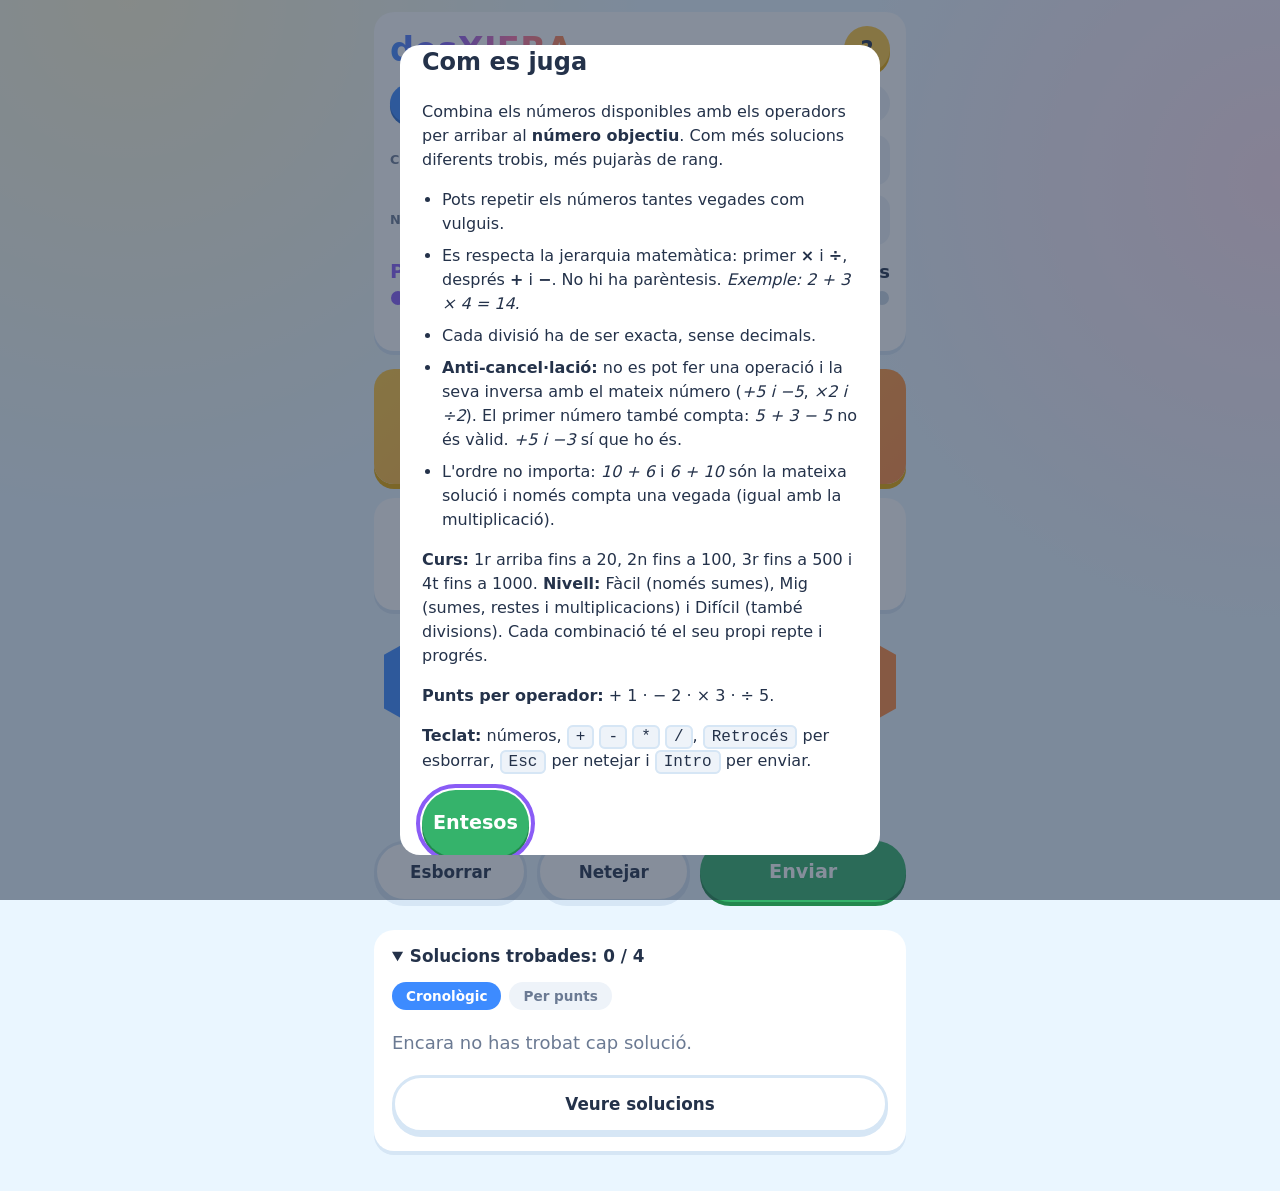
<file: index.html>
<!DOCTYPE html>
<html lang="ca">
<head>
  <meta charset="UTF-8">
  <meta name="viewport" content="width=device-width, initial-scale=1">
  <title>Dexifra</title>
  <link rel="stylesheet" href="css/styles.css">
</head>
<body>
  <div class="app">
    <header class="header">
      <div class="title-row">
        <h1>desXIFRA</h1>
        <div class="header-actions">
          <button id="btn-help" class="icon-btn" type="button" aria-label="Com es juga">?</button>
        </div>
      </div>

      <div class="modes" role="tablist" aria-label="Mode de joc">
        <button id="tab-daily" class="tab" type="button" role="tab">Repte diari</button>
        <button id="tab-random" class="tab" type="button" role="tab">Repte aleatori</button>
        <button id="btn-new" class="tab tab-new" type="button" hidden>Nou</button>
      </div>

      <div class="selector-row">
        <span class="selector-label">Curs</span>
        <div class="ages" role="group" aria-label="Curs de primària">
          <button class="age-btn" type="button" data-age="1">1r <small>fins a 20</small></button>
          <button class="age-btn" type="button" data-age="2">2n <small>fins a 100</small></button>
          <button class="age-btn" type="button" data-age="3">3r <small>fins a 500</small></button>
          <button class="age-btn" type="button" data-age="4">4t <small>fins a 1000</small></button>
        </div>
      </div>

      <div class="selector-row">
        <span class="selector-label">Nivell</span>
        <div class="levels" role="group" aria-label="Nivell de dificultat">
          <button class="level-btn" type="button" data-level="easy">Fàcil <small>+</small></button>
          <button class="level-btn" type="button" data-level="medium">Mig <small>+ − ×</small></button>
          <button class="level-btn" type="button" data-level="hard">Difícil <small>+ − × ÷</small></button>
        </div>
      </div>

      <div class="progress" aria-label="Progrés">
        <div class="progress-info">
          <span id="rank-name" class="rank-name">Principiant</span>
          <span id="score" class="score">0 punts</span>
        </div>
        <div class="progress-track">
          <div id="progress-fill" class="progress-fill"></div>
          <div id="progress-marks" class="progress-marks"></div>
        </div>
        <div id="next-rank" class="next-rank"></div>
      </div>
    </header>

    <main class="main">
      <section class="target-zone" aria-label="Número objectiu">
        <div class="target-label">Objectiu</div>
        <div id="target" class="target">—</div>
      </section>

      <section class="display" aria-label="Operació actual">
        <div id="expression" class="expression" aria-live="polite"></div>
        <div id="preview" class="preview"></div>
      </section>

      <section class="keypad" aria-label="Teclat">
        <div id="numbers" class="numbers"></div>
        <div id="operators" class="operators">
          <button class="op-btn" type="button" data-op="+" aria-label="Suma">+</button>
          <button class="op-btn" type="button" data-op="-" aria-label="Resta">−</button>
          <button class="op-btn" type="button" data-op="×" aria-label="Multiplicació">×</button>
          <button class="op-btn" type="button" data-op="÷" aria-label="Divisió">÷</button>
        </div>
        <div class="actions">
          <button id="btn-delete" class="action-btn" type="button">Esborrar</button>
          <button id="btn-clear" class="action-btn" type="button">Netejar</button>
          <button id="btn-submit" class="action-btn primary" type="button">Enviar</button>
        </div>
      </section>

      <section class="solutions" aria-label="Solucions trobades">
        <details id="solutions-panel" open>
          <summary>
            <span>Solucions trobades: <strong id="found-count">0</strong> / <strong id="total-count">?</strong> <span id="extra-count" class="extra-count"></span></span>
          </summary>
          <div class="sort">
            <button id="sort-time" class="sort-btn active" type="button">Cronològic</button>
            <button id="sort-points" class="sort-btn" type="button">Per punts</button>
          </div>
          <ul id="solutions-list" class="solutions-list"></ul>
          <p id="solutions-empty" class="solutions-empty">Encara no has trobat cap solució.</p>
        </details>
        <div class="reveal">
          <button id="btn-reveal" class="action-btn" type="button">Veure solucions</button>
        </div>
      </section>
    </main>
  </div>

  <div id="toasts" class="toasts" aria-live="assertive"></div>
  <div id="loading" class="loading" hidden>Generant repte…</div>

  <dialog id="all-dialog" class="dialog">
    <h2>Totes les solucions</h2>
    <p id="all-summary"></p>
    <ul id="all-list" class="solutions-list all-list"></ul>
    <form method="dialog"><button class="action-btn primary" type="submit">Tancar</button></form>
  </dialog>

  <dialog id="help-dialog" class="dialog">
    <h2>Com es juga</h2>
    <p>Combina els números disponibles amb els operadors per arribar al <strong>número objectiu</strong>. Com més solucions diferents trobis, més pujaràs de rang.</p>
    <ul>
      <li>Pots repetir els números tantes vegades com vulguis.</li>
      <li>Es respecta la jerarquia matemàtica: primer <strong>×</strong> i <strong>÷</strong>, després <strong>+</strong> i <strong>−</strong>. No hi ha parèntesis. <em>Exemple: 2 + 3 × 4 = 14.</em></li>
      <li>Cada divisió ha de ser exacta, sense decimals.</li>
      <li><strong>Anti-cancel·lació:</strong> no es pot fer una operació i la seva inversa amb el mateix número (<em>+5 i −5</em>, <em>×2 i ÷2</em>). El primer número també compta: <em>5 + 3 − 5</em> no és vàlid. <em>+5 i −3</em> sí que ho és.</li>
      <li>L'ordre no importa: <em>10 + 6</em> i <em>6 + 10</em> són la mateixa solució i només compta una vegada (igual amb la multiplicació).</li>
    </ul>
    <p><strong>Curs:</strong> 1r arriba fins a 20, 2n fins a 100, 3r fins a 500 i 4t fins a 1000. <strong>Nivell:</strong> Fàcil (només sumes), Mig (sumes, restes i multiplicacions) i Difícil (també divisions). Cada combinació té el seu propi repte i progrés.</p>
    <p><strong>Punts per operador:</strong> + 1 · − 2 · × 3 · ÷ 5.</p>
    <p><strong>Teclat:</strong> números, <kbd>+</kbd> <kbd>-</kbd> <kbd>*</kbd> <kbd>/</kbd>, <kbd>Retrocés</kbd> per esborrar, <kbd>Esc</kbd> per netejar i <kbd>Intro</kbd> per enviar.</p>
    <form method="dialog"><button class="action-btn primary" type="submit">Entesos</button></form>
  </dialog>

  <script src="js/validator.js"></script>
  <script src="js/generator.js"></script>
  <script src="js/storage.js"></script>
  <script src="js/app.js"></script>
</body>
</html>
</file>
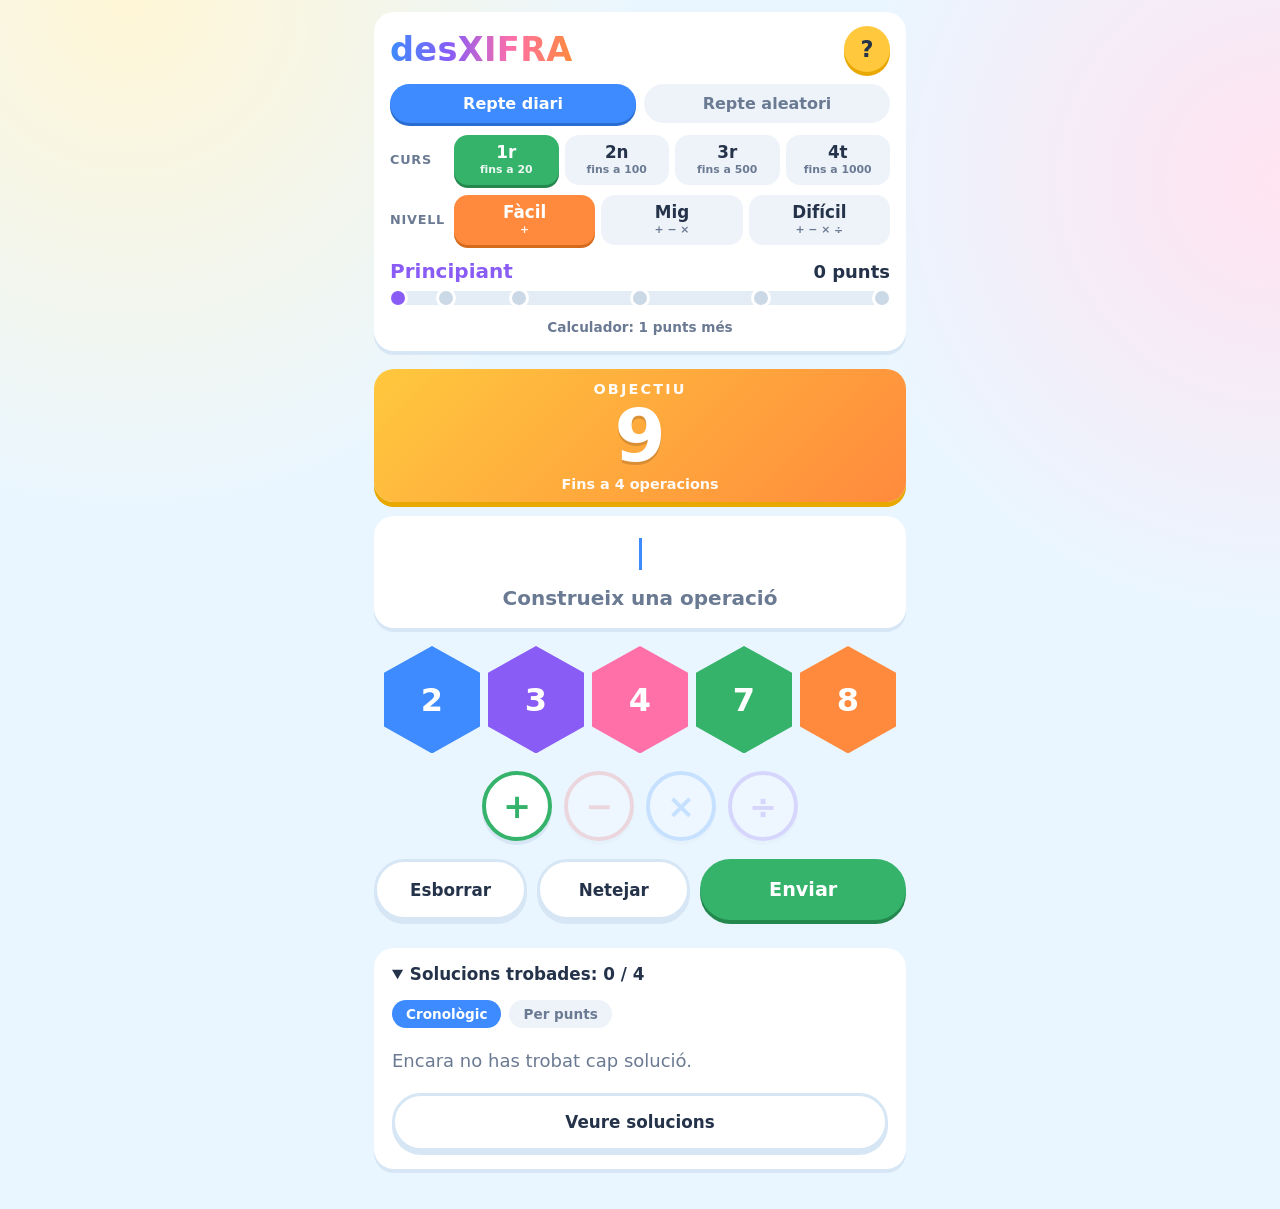
<file: numelogic/index.html>
<!DOCTYPE html>
<html lang="ca">
<head>
  <meta charset="UTF-8">
  <meta name="viewport" content="width=device-width, initial-scale=1">
  <title>Dexifra</title>
  <link rel="stylesheet" href="css/styles.css">
</head>
<body>
  <div class="app">
    <header class="header">
      <div class="title-row">
        <h1>desXIFRA</h1>
        <div class="header-actions">
          <button id="btn-help" class="icon-btn" type="button" aria-label="Com es juga">?</button>
        </div>
      </div>

      <div class="modes" role="tablist" aria-label="Mode de joc">
        <button id="tab-daily" class="tab" type="button" role="tab">Repte diari</button>
        <button id="tab-random" class="tab" type="button" role="tab">Repte aleatori</button>
        <button id="btn-new" class="tab tab-new" type="button" hidden>Nou</button>
      </div>

      <div class="selector-row">
        <span class="selector-label">Curs</span>
        <div class="ages" role="group" aria-label="Curs de primària">
          <button class="age-btn" type="button" data-age="1">1r <small>fins a 20</small></button>
          <button class="age-btn" type="button" data-age="2">2n <small>fins a 100</small></button>
          <button class="age-btn" type="button" data-age="3">3r <small>fins a 500</small></button>
          <button class="age-btn" type="button" data-age="4">4t <small>fins a 1000</small></button>
        </div>
      </div>

      <div class="selector-row">
        <span class="selector-label">Nivell</span>
        <div class="levels" role="group" aria-label="Nivell de dificultat">
          <button class="level-btn" type="button" data-level="easy">Fàcil <small>+</small></button>
          <button class="level-btn" type="button" data-level="medium">Mig <small>+ − ×</small></button>
          <button class="level-btn" type="button" data-level="hard">Difícil <small>+ − × ÷</small></button>
        </div>
      </div>

      <div class="progress" aria-label="Progrés">
        <div class="progress-info">
          <span id="rank-name" class="rank-name">Principiant</span>
          <span id="score" class="score">0 punts</span>
        </div>
        <div class="progress-track">
          <div id="progress-fill" class="progress-fill"></div>
          <div id="progress-marks" class="progress-marks"></div>
        </div>
        <div id="next-rank" class="next-rank"></div>
      </div>
    </header>

    <main class="main">
      <section class="target-zone" aria-label="Número objectiu">
        <div class="target-label">Objectiu</div>
        <div id="target" class="target">—</div>
        <div id="max-ops" class="max-ops"></div>
      </section>

      <section class="display" aria-label="Operació actual">
        <div id="expression" class="expression" aria-live="polite"></div>
        <div id="preview" class="preview"></div>
      </section>

      <section class="keypad" aria-label="Teclat">
        <div id="numbers" class="numbers"></div>
        <div id="operators" class="operators">
          <button class="op-btn" type="button" data-op="+" aria-label="Suma">+</button>
          <button class="op-btn" type="button" data-op="-" aria-label="Resta">−</button>
          <button class="op-btn" type="button" data-op="×" aria-label="Multiplicació">×</button>
          <button class="op-btn" type="button" data-op="÷" aria-label="Divisió">÷</button>
        </div>
        <div class="actions">
          <button id="btn-delete" class="action-btn" type="button">Esborrar</button>
          <button id="btn-clear" class="action-btn" type="button">Netejar</button>
          <button id="btn-submit" class="action-btn primary" type="button">Enviar</button>
        </div>
      </section>

      <section class="solutions" aria-label="Solucions trobades">
        <details id="solutions-panel" open>
          <summary>
            <span>Solucions trobades: <strong id="found-count">0</strong> / <strong id="total-count">?</strong></span>
          </summary>
          <div class="sort">
            <button id="sort-time" class="sort-btn active" type="button">Cronològic</button>
            <button id="sort-points" class="sort-btn" type="button">Per punts</button>
          </div>
          <ul id="solutions-list" class="solutions-list"></ul>
          <p id="solutions-empty" class="solutions-empty">Encara no has trobat cap solució.</p>
        </details>
        <div class="reveal">
          <button id="btn-reveal" class="action-btn" type="button">Veure solucions</button>
        </div>
      </section>
    </main>
  </div>

  <div id="toasts" class="toasts" aria-live="assertive"></div>
  <div id="loading" class="loading" hidden>Generant repte…</div>

  <dialog id="all-dialog" class="dialog">
    <h2>Totes les solucions</h2>
    <p id="all-summary"></p>
    <ul id="all-list" class="solutions-list all-list"></ul>
    <form method="dialog"><button class="action-btn primary" type="submit">Tancar</button></form>
  </dialog>

  <dialog id="help-dialog" class="dialog">
    <h2>Com es juga</h2>
    <p>Combina els números disponibles amb els operadors per arribar al <strong>número objectiu</strong>. Com més solucions diferents trobis, més pujaràs de rang.</p>
    <ul>
      <li>Pots repetir els números tantes vegades com vulguis, però hi ha un màxim d'operacions per solució (el veuràs sota l'objectiu).</li>
      <li>Es respecta la jerarquia matemàtica: primer <strong>×</strong> i <strong>÷</strong>, després <strong>+</strong> i <strong>−</strong>. No hi ha parèntesis. <em>Exemple: 2 + 3 × 4 = 14.</em></li>
      <li>Cada divisió ha de ser exacta, sense decimals.</li>
      <li><strong>Anti-cancel·lació:</strong> no es pot fer una operació i la seva inversa amb el mateix número (<em>+5 i −5</em>, <em>×2 i ÷2</em>). El primer número també compta: <em>5 + 3 − 5</em> no és vàlid. <em>+5 i −3</em> sí que ho és.</li>
      <li>L'ordre no importa: <em>10 + 6</em> i <em>6 + 10</em> són la mateixa solució i només compta una vegada (igual amb la multiplicació).</li>
    </ul>
    <p><strong>Curs:</strong> 1r arriba fins a 20, 2n fins a 100, 3r fins a 500 i 4t fins a 1000. <strong>Nivell:</strong> Fàcil (només sumes), Mig (sumes, restes i multiplicacions) i Difícil (també divisions). Cada combinació té el seu propi repte i progrés.</p>
    <p><strong>Punts per operador:</strong> + 1 · − 2 · × 3 · ÷ 5.</p>
    <p><strong>Teclat:</strong> números, <kbd>+</kbd> <kbd>-</kbd> <kbd>*</kbd> <kbd>/</kbd>, <kbd>Retrocés</kbd> per esborrar, <kbd>Esc</kbd> per netejar i <kbd>Intro</kbd> per enviar.</p>
    <form method="dialog"><button class="action-btn primary" type="submit">Entesos</button></form>
  </dialog>

  <script src="js/validator.js"></script>
  <script src="js/generator.js"></script>
  <script src="js/storage.js"></script>
  <script src="js/app.js"></script>
</body>
</html>
</file>
<file: css/styles.css>
:root {
  --bg: #eaf6ff;
  --card: #ffffff;
  --text: #24324a;
  --muted: #6b7a93;
  --line: #d6e6f5;
  --yellow: #ffc83d;
  --yellow-dark: #e8a800;
  --green: #35b36b;
  --red: #ef5b5b;
  --blue: #3d8bff;
  --purple: #8a5cf6;
  --orange: #ff8a3d;
  --pink: #ff6fa8;
  --radius: 20px;
  --font: "Nunito", "Trebuchet MS", "Segoe UI Rounded", "Segoe UI", system-ui, sans-serif;
}

* { box-sizing: border-box; }

html, body { margin: 0; }

body {
  background: var(--bg);
  background-image: radial-gradient(circle at 10% 0%, #fff6d6 0, transparent 35%),
                    radial-gradient(circle at 100% 20%, #ffe3f0 0, transparent 30%);
  background-attachment: fixed;
  color: var(--text);
  font-family: var(--font);
  font-size: 18px;
  -webkit-tap-highlight-color: transparent;
}

button {
  font: inherit;
  color: inherit;
  cursor: pointer;
  border: 0;
  user-select: none;
  touch-action: manipulation;
}

.app {
  max-width: 560px;
  margin: 0 auto;
  padding: 12px 14px 40px;
}

/* ---------- Capçalera ---------- */

.header {
  background: var(--card);
  border-radius: var(--radius);
  padding: 14px 16px 16px;
  box-shadow: 0 4px 0 var(--line);
}

.title-row { display: flex; align-items: center; justify-content: space-between; }

h1 {
  margin: 0; font-size: 2.1rem; font-weight: 900; letter-spacing: 0.01em;
  background: linear-gradient(90deg, var(--blue), var(--purple), var(--pink), var(--orange));
  -webkit-background-clip: text; background-clip: text; color: transparent;
}

.icon-btn {
  width: 46px; height: 46px; border-radius: 50%;
  background: var(--yellow); font-weight: 900; font-size: 1.4rem;
  box-shadow: 0 4px 0 var(--yellow-dark);
}
.icon-btn:active { transform: translateY(3px); box-shadow: 0 1px 0 var(--yellow-dark); }

.modes { display: flex; gap: 8px; margin: 12px 0; }

.tab {
  flex: 1; padding: 10px 12px; border-radius: 999px;
  background: #eef3f9; font-weight: 800; font-size: 1rem; color: var(--muted);
}
.tab.active { background: var(--blue); color: #fff; box-shadow: 0 3px 0 #2a6dd0; }
.tab-new { flex: 0 0 auto; background: #fff; border: 2px solid var(--blue); color: var(--blue); }

/* Selectors de curs i nivell */
.selector-row { display: flex; align-items: center; gap: 10px; margin-bottom: 10px; }
.selector-label {
  width: 54px; flex: none; font-size: 0.8rem; font-weight: 800;
  text-transform: uppercase; letter-spacing: 0.06em; color: var(--muted);
}
.ages, .levels { display: flex; gap: 6px; flex: 1; }

.age-btn, .level-btn {
  flex: 1; padding: 8px 4px; border-radius: 14px; background: #eef3f9;
  font-weight: 900; font-size: 1.05rem; line-height: 1.15;
}
.age-btn small, .level-btn small { display: block; font-weight: 700; color: var(--muted); font-size: 0.68rem; margin-top: 2px; }
.age-btn.active { background: var(--green); color: #fff; box-shadow: 0 3px 0 #23874e; }
.level-btn.active { background: var(--orange); color: #fff; box-shadow: 0 3px 0 #d46a1c; }
.age-btn.active small, .level-btn.active small { color: #fff; opacity: 0.9; }

/* Progrés */
.progress { margin-top: 14px; }
.progress-info { display: flex; justify-content: space-between; align-items: baseline; margin-bottom: 8px; }
.rank-name { font-weight: 900; font-size: 1.25rem; color: var(--purple); }
.score { font-weight: 800; color: var(--text); }
.progress-track { position: relative; height: 14px; background: #e4edf6; border-radius: 999px; margin: 6px 8px 14px; }
.progress-fill {
  height: 100%; width: 0; border-radius: 999px;
  background: linear-gradient(90deg, var(--yellow), var(--orange));
  transition: width 0.5s ease;
}
.progress-marks { position: absolute; inset: 0; }
.mark {
  position: absolute; top: 50%; width: 20px; height: 20px; border-radius: 50%;
  transform: translate(-50%, -50%);
  background: #cbd8e6; border: 3px solid #fff;
}
.mark.reached { background: var(--purple); }
.next-rank { font-size: 0.85rem; font-weight: 700; color: var(--muted); text-align: center; }

/* ---------- Objectiu ---------- */

.target-zone {
  text-align: center; margin: 18px 0 12px; padding: 12px 0 10px;
  background: linear-gradient(135deg, var(--yellow), var(--orange));
  border-radius: var(--radius); box-shadow: 0 5px 0 var(--yellow-dark); color: #fff;
}
.target-label { font-size: 0.9rem; font-weight: 800; text-transform: uppercase; letter-spacing: 0.15em; opacity: 0.95; }
.target { font-size: 4.6rem; font-weight: 900; line-height: 1.05; text-shadow: 0 3px 0 rgba(0, 0, 0, 0.15); }

/* ---------- Visor ---------- */

.display {
  text-align: center; margin: 14px 0 18px; padding: 10px 8px;
  background: var(--card); border-radius: var(--radius); box-shadow: 0 4px 0 var(--line);
  min-height: 112px;
}

.expression {
  min-height: 56px; display: flex; flex-wrap: wrap; justify-content: center; align-items: center;
  gap: 8px; font-size: 2.2rem; font-weight: 900; padding: 4px 0;
}
.expression.empty::after {
  content: ""; width: 3px; height: 2rem; background: var(--blue);
  animation: blink 1s steps(1) infinite;
}
.tok-op { color: var(--orange); }

.preview { min-height: 2rem; margin-top: 4px; color: var(--muted); font-size: 1.25rem; font-weight: 800; }
.preview.match { color: var(--green); }
.preview.error { color: var(--red); }

.shake { animation: shake 0.35s; }

@keyframes blink { 50% { opacity: 0; } }
@keyframes shake {
  20%, 60% { transform: translateX(-8px); }
  40%, 80% { transform: translateX(8px); }
}

/* ---------- Teclat ---------- */

.keypad { display: flex; flex-direction: column; align-items: center; gap: 18px; }

.numbers { display: flex; flex-wrap: wrap; justify-content: center; gap: 8px; }

.hex {
  width: clamp(72px, 19vw, 96px); aspect-ratio: 1 / 1.12;
  font-size: clamp(1.5rem, 6vw, 2rem); font-weight: 900; color: #fff;
  background: var(--blue);
  clip-path: polygon(50% 0, 100% 25%, 100% 75%, 50% 100%, 0 75%, 0 25%);
  transition: transform 0.1s, filter 0.1s;
}
.hex:nth-child(5n + 1) { background: var(--blue); }
.hex:nth-child(5n + 2) { background: var(--purple); }
.hex:nth-child(5n + 3) { background: var(--pink); }
.hex:nth-child(5n + 4) { background: var(--green); }
.hex:nth-child(5n + 5) { background: var(--orange); }
.hex:hover { filter: brightness(1.08); }
.hex:active { transform: scale(0.92); filter: brightness(0.92); }

.operators { display: flex; gap: 12px; }

.op-btn {
  width: 70px; height: 70px; border-radius: 50%;
  background: #fff; font-size: 2.1rem; font-weight: 900;
  border: 4px solid currentColor; box-shadow: 0 4px 0 var(--line);
  transition: transform 0.1s;
}
.op-btn[data-op="+"] { color: var(--green); }
.op-btn[data-op="-"] { color: var(--red); }
.op-btn[data-op="×"] { color: var(--blue); }
.op-btn[data-op="÷"] { color: var(--purple); }
.op-btn:active { transform: translateY(3px) scale(0.95); }
.op-btn:disabled { opacity: 0.2; cursor: not-allowed; }
.op-btn:disabled:active { transform: none; }

.actions { display: flex; gap: 10px; width: 100%; }

.action-btn {
  flex: 1; padding: 16px 8px; border-radius: 999px;
  background: #fff; font-weight: 900; font-size: 1.05rem; color: var(--text);
  border: 3px solid var(--line); box-shadow: 0 4px 0 var(--line);
}
.action-btn:active { transform: translateY(3px); box-shadow: 0 1px 0 var(--line); }
.action-btn.primary {
  flex: 1.4; background: var(--green); color: #fff; border-color: transparent;
  box-shadow: 0 4px 0 #23874e; font-size: 1.2rem;
}
.action-btn.primary:active { box-shadow: 0 1px 0 #23874e; }

button:focus-visible, summary:focus-visible { outline: 4px solid var(--purple); outline-offset: 2px; }

/* ---------- Solucions ---------- */

.solutions {
  margin-top: 28px; background: var(--card); border-radius: var(--radius);
  box-shadow: 0 4px 0 var(--line);
}

.solutions summary { padding: 16px 18px; cursor: pointer; font-weight: 800; font-size: 1.05rem; }
.extra-count { color: var(--muted); font-size: 0.85rem; font-weight: 700; }

.sort { display: flex; gap: 8px; padding: 0 18px 10px; }
.sort-btn { padding: 6px 14px; border-radius: 999px; background: #eef3f9; font-size: 0.85rem; font-weight: 800; color: var(--muted); }
.sort-btn.active { background: var(--blue); color: #fff; }

.solutions-list { list-style: none; margin: 0; padding: 0 18px 8px; max-height: 340px; overflow-y: auto; }
.solutions-list li {
  display: flex; justify-content: space-between; gap: 8px;
  padding: 10px 0; border-top: 2px dashed var(--line);
  font-size: 1.1rem; font-weight: 700; font-variant-numeric: tabular-nums;
}
.sol-points { color: var(--green); font-weight: 900; white-space: nowrap; }
.solutions-empty { margin: 0; padding: 4px 18px 18px; color: var(--muted); }

.reveal { padding: 4px 18px 18px; }
.reveal .action-btn { width: 100%; }

.all-list { max-height: 50vh; padding: 0; }
.all-list li.found { color: var(--green); }

/* ---------- Toasts i càrrega ---------- */

.toasts {
  position: fixed; top: 14px; left: 50%; transform: translateX(-50%);
  display: flex; flex-direction: column; align-items: center; gap: 8px;
  z-index: 20; pointer-events: none; width: max-content; max-width: 92vw;
}
.toast {
  padding: 14px 22px; border-radius: 16px; font-weight: 800; font-size: 1.1rem; text-align: center;
  color: #fff; background: #3b4a63; box-shadow: 0 6px 0 rgba(0, 0, 0, 0.15);
  animation: pop 0.25s ease-out; transition: opacity 0.3s;
}
.toast.error { background: var(--red); }
.toast.success { background: var(--green); font-size: 1.5rem; }
.toast.hide { opacity: 0; }
@keyframes pop { from { transform: translateY(-10px) scale(0.85); opacity: 0; } }

.loading {
  position: fixed; inset: 0; z-index: 30; display: flex; align-items: center; justify-content: center;
  background: rgba(36, 50, 74, 0.55); color: #fff; font-weight: 900; font-size: 1.5rem;
}
.loading[hidden] { display: none; }

/* ---------- Diàleg d'ajuda ---------- */

.dialog {
  max-width: 480px; width: calc(100% - 28px); border: 0; border-radius: var(--radius);
  padding: 22px; background: var(--card); color: var(--text); line-height: 1.5; font-size: 1rem;
  max-height: 90vh;
}
.dialog::backdrop { background: rgba(36, 50, 74, 0.55); }
.dialog h2 { margin-top: 0; }
.dialog ul { padding-left: 20px; }
.dialog li { margin-bottom: 8px; }
.dialog kbd { background: #eef3f9; border-radius: 6px; padding: 1px 7px; border: 2px solid var(--line); }
.dialog form { margin-top: 16px; }

@media (max-width: 420px) {
  body { font-size: 16px; }
  .target { font-size: 3.8rem; }
  .expression { font-size: 1.8rem; }
  .selector-label { width: 44px; font-size: 0.7rem; }
  .op-btn { width: 62px; height: 62px; }
}
</file>
<file: numelogic/css/styles.css>
:root {
  --bg: #eaf6ff;
  --card: #ffffff;
  --text: #24324a;
  --muted: #6b7a93;
  --line: #d6e6f5;
  --yellow: #ffc83d;
  --yellow-dark: #e8a800;
  --green: #35b36b;
  --red: #ef5b5b;
  --blue: #3d8bff;
  --purple: #8a5cf6;
  --orange: #ff8a3d;
  --pink: #ff6fa8;
  --radius: 20px;
  --font: "Nunito", "Trebuchet MS", "Segoe UI Rounded", "Segoe UI", system-ui, sans-serif;
}

* { box-sizing: border-box; }

html, body { margin: 0; }

body {
  background: var(--bg);
  background-image: radial-gradient(circle at 10% 0%, #fff6d6 0, transparent 35%),
                    radial-gradient(circle at 100% 20%, #ffe3f0 0, transparent 30%);
  background-attachment: fixed;
  color: var(--text);
  font-family: var(--font);
  font-size: 18px;
  -webkit-tap-highlight-color: transparent;
}

button {
  font: inherit;
  color: inherit;
  cursor: pointer;
  border: 0;
  user-select: none;
  touch-action: manipulation;
}

.app {
  max-width: 560px;
  margin: 0 auto;
  padding: 12px 14px 40px;
}

/* ---------- Capçalera ---------- */

.header {
  background: var(--card);
  border-radius: var(--radius);
  padding: 14px 16px 16px;
  box-shadow: 0 4px 0 var(--line);
}

.title-row { display: flex; align-items: center; justify-content: space-between; }

h1 {
  margin: 0; font-size: 2.1rem; font-weight: 900; letter-spacing: 0.01em;
  background: linear-gradient(90deg, var(--blue), var(--purple), var(--pink), var(--orange));
  -webkit-background-clip: text; background-clip: text; color: transparent;
}

.icon-btn {
  width: 46px; height: 46px; border-radius: 50%;
  background: var(--yellow); font-weight: 900; font-size: 1.4rem;
  box-shadow: 0 4px 0 var(--yellow-dark);
}
.icon-btn:active { transform: translateY(3px); box-shadow: 0 1px 0 var(--yellow-dark); }

.modes { display: flex; gap: 8px; margin: 12px 0; }

.tab {
  flex: 1; padding: 10px 12px; border-radius: 999px;
  background: #eef3f9; font-weight: 800; font-size: 1rem; color: var(--muted);
}
.tab.active { background: var(--blue); color: #fff; box-shadow: 0 3px 0 #2a6dd0; }
.tab-new { flex: 0 0 auto; background: #fff; border: 2px solid var(--blue); color: var(--blue); }

/* Selectors de curs i nivell */
.selector-row { display: flex; align-items: center; gap: 10px; margin-bottom: 10px; }
.selector-label {
  width: 54px; flex: none; font-size: 0.8rem; font-weight: 800;
  text-transform: uppercase; letter-spacing: 0.06em; color: var(--muted);
}
.ages, .levels { display: flex; gap: 6px; flex: 1; }

.age-btn, .level-btn {
  flex: 1; padding: 8px 4px; border-radius: 14px; background: #eef3f9;
  font-weight: 900; font-size: 1.05rem; line-height: 1.15;
}
.age-btn small, .level-btn small { display: block; font-weight: 700; color: var(--muted); font-size: 0.68rem; margin-top: 2px; }
.age-btn.active { background: var(--green); color: #fff; box-shadow: 0 3px 0 #23874e; }
.level-btn.active { background: var(--orange); color: #fff; box-shadow: 0 3px 0 #d46a1c; }
.age-btn.active small, .level-btn.active small { color: #fff; opacity: 0.9; }

/* Progrés */
.progress { margin-top: 14px; }
.progress-info { display: flex; justify-content: space-between; align-items: baseline; margin-bottom: 8px; }
.rank-name { font-weight: 900; font-size: 1.25rem; color: var(--purple); }
.score { font-weight: 800; color: var(--text); }
.progress-track { position: relative; height: 14px; background: #e4edf6; border-radius: 999px; margin: 6px 8px 14px; }
.progress-fill {
  height: 100%; width: 0; border-radius: 999px;
  background: linear-gradient(90deg, var(--yellow), var(--orange));
  transition: width 0.5s ease;
}
.progress-marks { position: absolute; inset: 0; }
.mark {
  position: absolute; top: 50%; width: 20px; height: 20px; border-radius: 50%;
  transform: translate(-50%, -50%);
  background: #cbd8e6; border: 3px solid #fff;
}
.mark.reached { background: var(--purple); }
.next-rank { font-size: 0.85rem; font-weight: 700; color: var(--muted); text-align: center; }

/* ---------- Objectiu ---------- */

.target-zone {
  text-align: center; margin: 18px 0 12px; padding: 12px 0 10px;
  background: linear-gradient(135deg, var(--yellow), var(--orange));
  border-radius: var(--radius); box-shadow: 0 5px 0 var(--yellow-dark); color: #fff;
}
.target-label { font-size: 0.9rem; font-weight: 800; text-transform: uppercase; letter-spacing: 0.15em; opacity: 0.95; }
.target { font-size: 4.6rem; font-weight: 900; line-height: 1.05; text-shadow: 0 3px 0 rgba(0, 0, 0, 0.15); }

/* ---------- Visor ---------- */

.display {
  text-align: center; margin: 14px 0 18px; padding: 10px 8px;
  background: var(--card); border-radius: var(--radius); box-shadow: 0 4px 0 var(--line);
  min-height: 112px;
}

.expression {
  min-height: 56px; display: flex; flex-wrap: wrap; justify-content: center; align-items: center;
  gap: 8px; font-size: 2.2rem; font-weight: 900; padding: 4px 0;
}
.expression.empty::after {
  content: ""; width: 3px; height: 2rem; background: var(--blue);
  animation: blink 1s steps(1) infinite;
}
.tok-op { color: var(--orange); }

.preview { min-height: 2rem; margin-top: 4px; color: var(--muted); font-size: 1.25rem; font-weight: 800; }
.preview.match { color: var(--green); }
.preview.error { color: var(--red); }

.shake { animation: shake 0.35s; }

@keyframes blink { 50% { opacity: 0; } }
@keyframes shake {
  20%, 60% { transform: translateX(-8px); }
  40%, 80% { transform: translateX(8px); }
}

/* ---------- Teclat ---------- */

.keypad { display: flex; flex-direction: column; align-items: center; gap: 18px; }

.numbers { display: flex; flex-wrap: wrap; justify-content: center; gap: 8px; }

.hex {
  width: clamp(72px, 19vw, 96px); aspect-ratio: 1 / 1.12;
  font-size: clamp(1.5rem, 6vw, 2rem); font-weight: 900; color: #fff;
  background: var(--blue);
  clip-path: polygon(50% 0, 100% 25%, 100% 75%, 50% 100%, 0 75%, 0 25%);
  transition: transform 0.1s, filter 0.1s;
}
.hex:nth-child(5n + 1) { background: var(--blue); }
.hex:nth-child(5n + 2) { background: var(--purple); }
.hex:nth-child(5n + 3) { background: var(--pink); }
.hex:nth-child(5n + 4) { background: var(--green); }
.hex:nth-child(5n + 5) { background: var(--orange); }
.hex:hover { filter: brightness(1.08); }
.hex:active { transform: scale(0.92); filter: brightness(0.92); }

.operators { display: flex; gap: 12px; }

.op-btn {
  width: 70px; height: 70px; border-radius: 50%;
  background: #fff; font-size: 2.1rem; font-weight: 900;
  border: 4px solid currentColor; box-shadow: 0 4px 0 var(--line);
  transition: transform 0.1s;
}
.op-btn[data-op="+"] { color: var(--green); }
.op-btn[data-op="-"] { color: var(--red); }
.op-btn[data-op="×"] { color: var(--blue); }
.op-btn[data-op="÷"] { color: var(--purple); }
.op-btn:active { transform: translateY(3px) scale(0.95); }
.op-btn:disabled { opacity: 0.2; cursor: not-allowed; }
.op-btn:disabled:active { transform: none; }

.actions { display: flex; gap: 10px; width: 100%; }

.action-btn {
  flex: 1; padding: 16px 8px; border-radius: 999px;
  background: #fff; font-weight: 900; font-size: 1.05rem; color: var(--text);
  border: 3px solid var(--line); box-shadow: 0 4px 0 var(--line);
}
.action-btn:active { transform: translateY(3px); box-shadow: 0 1px 0 var(--line); }
.action-btn.primary {
  flex: 1.4; background: var(--green); color: #fff; border-color: transparent;
  box-shadow: 0 4px 0 #23874e; font-size: 1.2rem;
}
.action-btn.primary:active { box-shadow: 0 1px 0 #23874e; }

button:focus-visible, summary:focus-visible { outline: 4px solid var(--purple); outline-offset: 2px; }

/* ---------- Solucions ---------- */

.solutions {
  margin-top: 28px; background: var(--card); border-radius: var(--radius);
  box-shadow: 0 4px 0 var(--line);
}

.solutions summary { padding: 16px 18px; cursor: pointer; font-weight: 800; font-size: 1.05rem; }
.max-ops { font-size: 0.9rem; font-weight: 800; opacity: 0.95; margin-top: 2px; }

.sort { display: flex; gap: 8px; padding: 0 18px 10px; }
.sort-btn { padding: 6px 14px; border-radius: 999px; background: #eef3f9; font-size: 0.85rem; font-weight: 800; color: var(--muted); }
.sort-btn.active { background: var(--blue); color: #fff; }

.solutions-list { list-style: none; margin: 0; padding: 0 18px 8px; max-height: 340px; overflow-y: auto; }
.solutions-list li {
  display: flex; justify-content: space-between; gap: 8px;
  padding: 10px 0; border-top: 2px dashed var(--line);
  font-size: 1.1rem; font-weight: 700; font-variant-numeric: tabular-nums;
}
.sol-points { color: var(--green); font-weight: 900; white-space: nowrap; }
.solutions-empty { margin: 0; padding: 4px 18px 18px; color: var(--muted); }

.reveal { padding: 4px 18px 18px; }
.reveal .action-btn { width: 100%; }

.all-list { max-height: 50vh; padding: 0; }
.all-list li.found { color: var(--green); }

/* ---------- Toasts i càrrega ---------- */

.toasts {
  position: fixed; top: 14px; left: 50%; transform: translateX(-50%);
  display: flex; flex-direction: column; align-items: center; gap: 8px;
  z-index: 20; pointer-events: none; width: max-content; max-width: 92vw;
}
.toast {
  padding: 14px 22px; border-radius: 16px; font-weight: 800; font-size: 1.1rem; text-align: center;
  color: #fff; background: #3b4a63; box-shadow: 0 6px 0 rgba(0, 0, 0, 0.15);
  animation: pop 0.25s ease-out; transition: opacity 0.3s;
}
.toast.error { background: var(--red); }
.toast.success { background: var(--green); font-size: 1.5rem; }
.toast.hide { opacity: 0; }
@keyframes pop { from { transform: translateY(-10px) scale(0.85); opacity: 0; } }

.loading {
  position: fixed; inset: 0; z-index: 30; display: flex; align-items: center; justify-content: center;
  background: rgba(36, 50, 74, 0.55); color: #fff; font-weight: 900; font-size: 1.5rem;
}
.loading[hidden] { display: none; }

/* ---------- Diàleg d'ajuda ---------- */

.dialog {
  max-width: 480px; width: calc(100% - 28px); border: 0; border-radius: var(--radius);
  padding: 22px; background: var(--card); color: var(--text); line-height: 1.5; font-size: 1rem;
  max-height: 90vh;
}
.dialog::backdrop { background: rgba(36, 50, 74, 0.55); }
.dialog h2 { margin-top: 0; }
.dialog ul { padding-left: 20px; }
.dialog li { margin-bottom: 8px; }
.dialog kbd { background: #eef3f9; border-radius: 6px; padding: 1px 7px; border: 2px solid var(--line); }
.dialog form { margin-top: 16px; }

@media (max-width: 420px) {
  body { font-size: 16px; }
  .target { font-size: 3.8rem; }
  .expression { font-size: 1.8rem; }
  .selector-label { width: 44px; font-size: 0.7rem; }
  .op-btn { width: 62px; height: 62px; }
}
</file>
